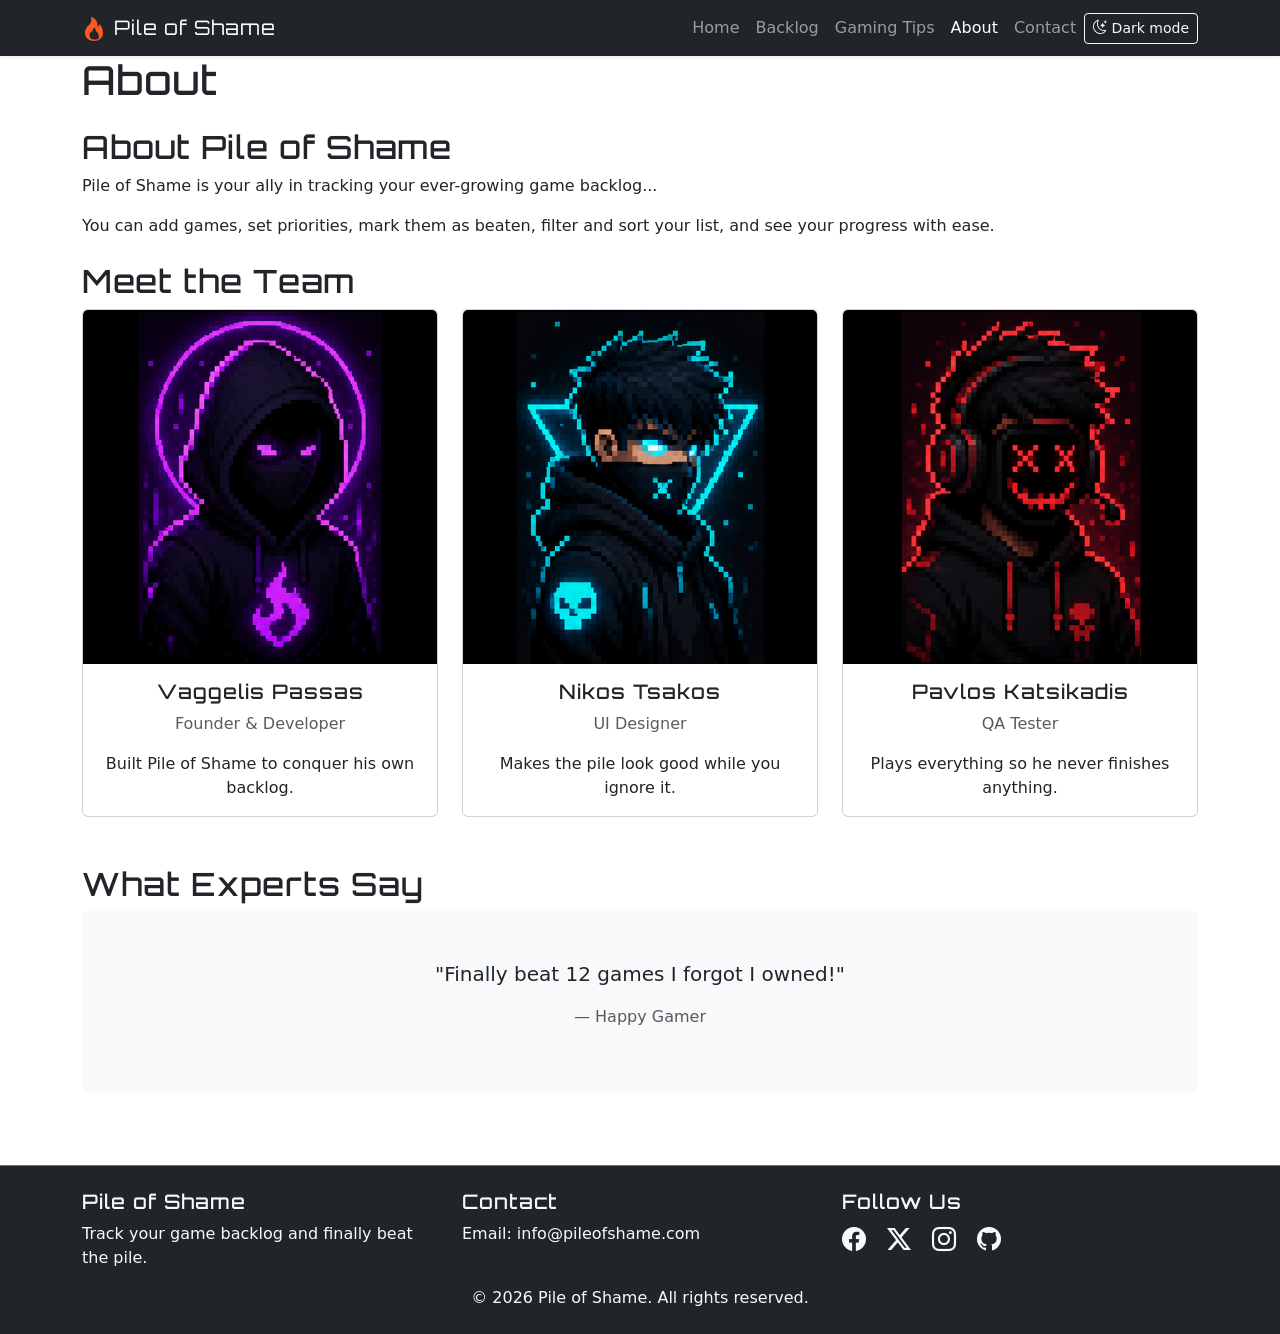
<file: about.html>
<!DOCTYPE html>
<html lang="en">

<head>
  <meta charset="UTF-8">
  <meta name="viewport" content="width=device-width, initial-scale=1.0">
  <meta name="description" content="About Pile of Shame and the team behind it">
  <title>About - Pile of Shame</title>
  <link rel="icon" href="img/favicon.svg" type="image/svg+xml">
  <!-- Bootstrap CSS-->
  <link href="https://cdn.jsdelivr.net/npm/bootstrap@5.3.3/dist/css/bootstrap.min.css" rel="stylesheet">
  <!-- bootstrap icons (for the footer social links) -->
  <link rel="stylesheet" href="https://cdn.jsdelivr.net/npm/bootstrap-icons@1.11.3/font/bootstrap-icons.min.css">
  <link rel="stylesheet" href="css/style.css">
  <script src="js/main.js" defer></script>
  <script src="js/about.js" defer></script>
  <!-- bootstrap js for the carousel-->
  <script src="https://cdn.jsdelivr.net/npm/bootstrap@5.3.3/dist/js/bootstrap.bundle.min.js" defer></script>
  
</head>

<body>
  <!-- main.js fills the header and footer (shared on every page) -->
  <header></header>
  <!-- main-->
  <main class="container">
    <h1>About</h1>

    <section class="my-4">
      <h2>About Pile of Shame</h2>
      <p>Pile of Shame is your ally in tracking your ever-growing game backlog...</p>
      <p>You can add games, set priorities, mark them as beaten, filter and sort your list, and see your progress
        with ease.</p>
    </section>

    <!-- team grid-->
    <section class="my-4">
      <h2>Meet the Team</h2>
      <div class="row" id="teamContainer">
        <!-- about.js fills this -->
      </div>
    </section>
    
    <!-- testimonials carousel -->
    <section class="my-4">
      <h2>What Experts Say</h2>

      <!-- first entry-->
      <div id="testimonialCarousel" class="carousel slide" data-bs-ride="carousel">
        <div class="carousel-inner">

          <div class="carousel-item active">
            <div class="text-center p-5 bg-body-tertiary rounded">
              <p class="lead">"Finally beat 12 games I forgot I owned!"</p>
              <p class="text-muted">— Happy Gamer</p>
            </div>
          </div>

          <!-- second entry-->
          <div class="carousel-item">
            <div class="text-center p-5 bg-body-tertiary rounded">
              <p class="lead">"My backlog has never been this organized."</p>
              <p class="text-muted">— Completionist Carl</p>
            </div>
          </div>

          <!-- third entry-->
          <div class="carousel-item">
            <div class="text-center p-5 bg-body-tertiary rounded">
              <p class="lead">"The progress chart keeps me motivated!"</p>
              <p class="text-muted">— Trophy Hunter</p>
            </div>
          </div>

        </div>

        <!-- left button-->
        <button class="carousel-control-prev" type="button" data-bs-target="#testimonialCarousel" data-bs-slide="prev">
          <span class="carousel-control-prev-icon"></span>
          <span class="visually-hidden">Previous</span>
        </button>

        <!-- right button-->
        <button class="carousel-control-next" type="button" data-bs-target="#testimonialCarousel" data-bs-slide="next">
          <span class="carousel-control-next-icon"></span>
          <span class="visually-hidden">Next</span>
        </button>

      </div>
    </section>


  </main>

  <footer></footer>
</body>

</html>
</file>
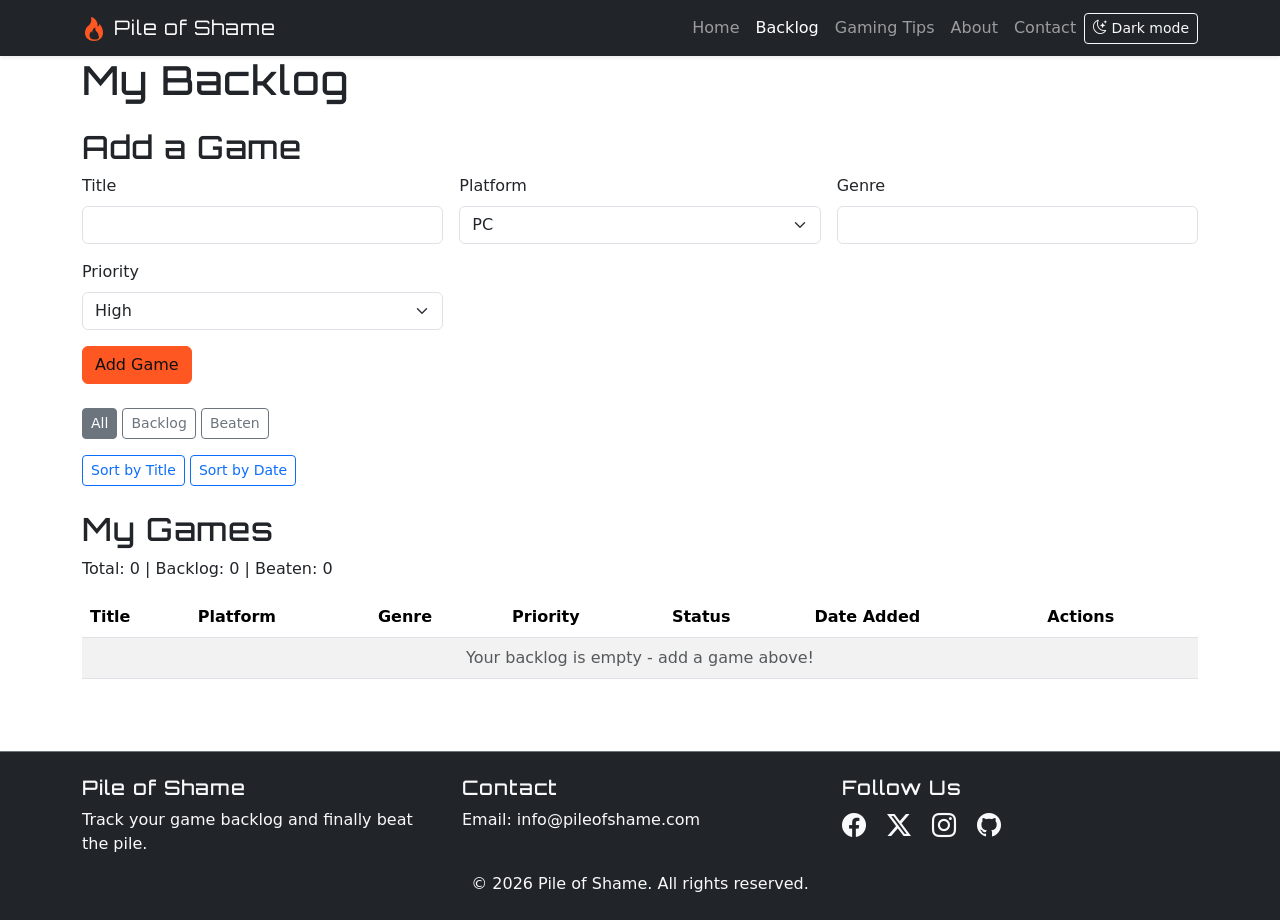
<file: backlog.html>
<!DOCTYPE html>
<html lang="en">

<head>
  <meta charset="UTF-8">
  <meta name="viewport" content="width=device-width, initial-scale=1.0">
  <meta name="description" content="Your game backlog - add games, set priorities and track what you have beaten">
  <title>Backlog - Pile of Shame</title>
  <link rel="icon" href="img/favicon.svg" type="image/svg+xml">
  <!-- Bootstrap CSS-->
  <link href="https://cdn.jsdelivr.net/npm/bootstrap@5.3.3/dist/css/bootstrap.min.css" rel="stylesheet">
  <!-- bootstrap icons (for the footer social links) -->
  <link rel="stylesheet" href="https://cdn.jsdelivr.net/npm/bootstrap-icons@1.11.3/font/bootstrap-icons.min.css">
  <link rel="stylesheet" href="css/style.css">
  <script src="js/main.js" defer></script>

  <script src="js/backlog.js" defer></script>
</head>

<body>
  <!-- main.js fills the header and footer (shared on every page) -->
  <header></header>

  <main class="container">
    <h1>My Backlog</h1>

    <!-- add-game form -->
    <section class="my-4">
      <h2>Add a Game</h2>

      <form id="gameForm" class="row g-3">
        <!-- text field -->
        <div class="col-md-4">
          <label for="title" class="form-label">Title</label>
          <input type="text" class="form-control" id="title" maxlength="60" required>
        </div>
        <!-- dropdown -->
        <div class="col-md-4">
          <label for="platform" class="form-label">Platform</label>
          <select class="form-select" id="platform">
            <option value="PC">PC</option>
            <option value="PlayStation">PlayStation</option>
            <option value="Xbox">Xbox</option>
            <option value="Switch">Switch</option>
            <option value="Other">Other</option>
          </select>
        </div>
        <!-- text field -->
        <div class="col-md-4">
          <label for="genre" class="form-label">Genre</label>
          <input type="text" class="form-control" id="genre" maxlength="40">
        </div>
        <!-- dropdown -->
        <div class="col-md-4">
          <label for="priority" class="form-label">Priority</label>
          <select class="form-select" id="priority">
            <option value="High">High</option>
            <option value="Medium">Medium</option>
            <option value="Low">Low</option>
          </select>
        </div>
        <!-- add game button -->
        <div class="col-12">
          <button type="submit" class="btn btn-primary" id="submitBtn">Add Game</button>
        </div>
      </form>
    </section>

    <!-- filter buttons-->
    <div class="mb-3">
      <button class="btn btn-outline-secondary btn-sm filter-btn active" data-filter="all">All</button>
      <button class="btn btn-outline-secondary btn-sm filter-btn" data-filter="Backlog">Backlog</button>
      <button class="btn btn-outline-secondary btn-sm filter-btn" data-filter="Beaten">Beaten</button>
    </div>

    <!-- sort buttons -->
    <button class="btn btn-outline-primary btn-sm sort-btn" data-sort="title">Sort by Title</button>
    <button class="btn btn-outline-primary btn-sm sort-btn" data-sort="date">Sort by Date</button>

    <!-- game table -->
    <section class="my-4">
      <h2>My Games</h2>
      <!-- counter-->
      <p>
        Total: <span id="totalCount">0</span> |
        Backlog: <span id="backlogCount">0</span> |
        Beaten: <span id="beatenCount">0</span>
      </p>

      <table class="table table-striped">
        <thead>
          <tr>
            <th>Title</th>
            <!-- these columns are hidden on small screens -->
            <th class="d-none d-md-table-cell">Platform</th>
            <th class="d-none d-md-table-cell">Genre</th>
            <th>Priority</th>
            <th>Status</th>
            <th class="d-none d-md-table-cell">Date Added</th>
            <th>Actions</th>
          </tr>
        </thead>
        <tbody id="gamesTableBody"></tbody>
      </table>
    </section>

  </main>

  <footer></footer>
</body>

</html>
</file>
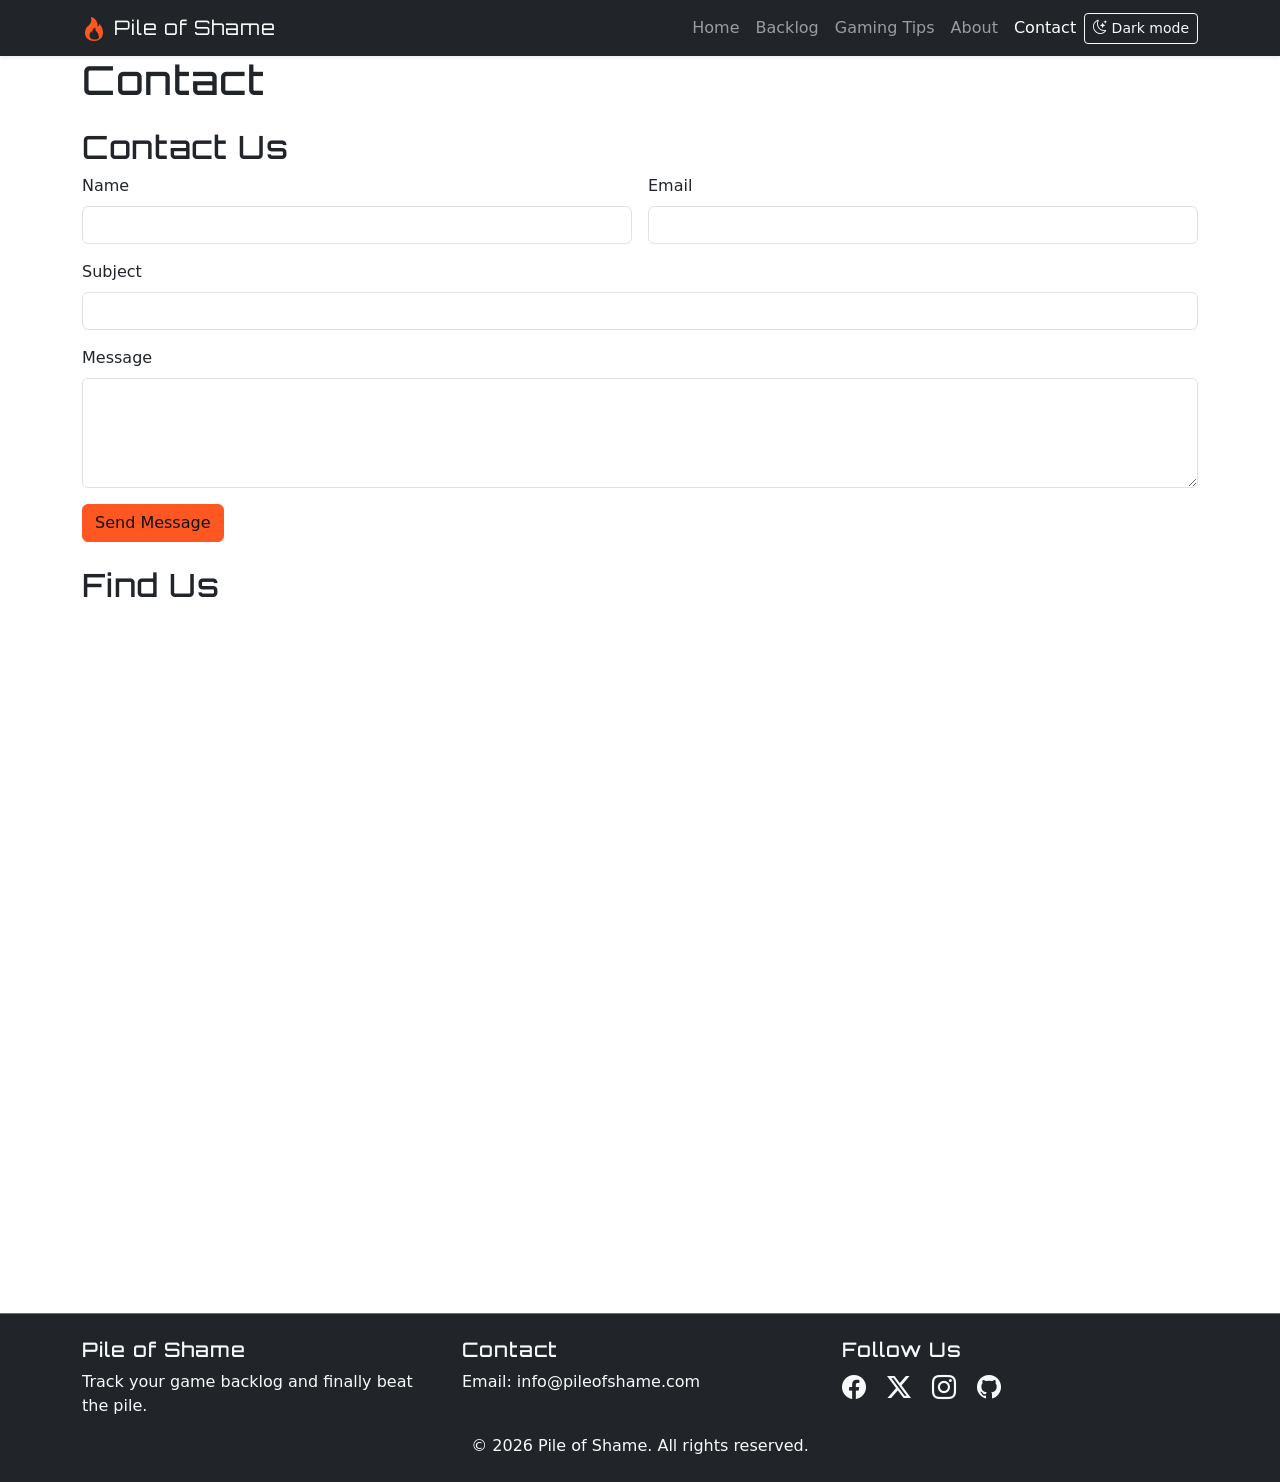
<file: contact.html>
<!DOCTYPE html>
<html lang="en">

<head>
  <meta charset="UTF-8">
  <meta name="viewport" content="width=device-width, initial-scale=1.0">
  <meta name="description" content="Contact the Pile of Shame team">
  <title>Contact - Pile of Shame</title>
  <link rel="icon" href="img/favicon.svg" type="image/svg+xml">
  <!-- Bootstrap CSS-->
  <link href="https://cdn.jsdelivr.net/npm/bootstrap@5.3.3/dist/css/bootstrap.min.css" rel="stylesheet">
  <link rel="stylesheet" href="css/style.css">
  <script src="js/main.js" defer></script>
  <!-- bootstrap js -->
  <script src="https://cdn.jsdelivr.net/npm/bootstrap@5.3.3/dist/js/bootstrap.bundle.min.js" defer></script>
  <script src="js/contact.js" defer></script>
  <!-- bootstrap icons for social links-->
  <link rel="stylesheet" href="https://cdn.jsdelivr.net/npm/bootstrap-icons@1.11.3/font/bootstrap-icons.min.css">
</head>

<body>
  <!-- main.js fills the header and footer (shared on every page) -->
  <header></header>

  <main class="container">
    <h1>Contact</h1>

    <!-- contact form (validation is done by the browser) -->
    <section class="my-4">
      <h2>Contact Us</h2>

      <form id="contactForm" class="row g-3">

        <div class="col-md-6">
          <label for="name" class="form-label">Name</label>
          <input type="text" class="form-control" id="name" maxlength="50" required>
        </div>

        <div class="col-md-6">
          <label for="email" class="form-label">Email</label>
          <input type="email" class="form-control" id="email" required>
        </div>

        <div class="col-12">
          <label for="subject" class="form-label">Subject</label>
          <input type="text" class="form-control" id="subject" maxlength="80" required>
        </div>

        <div class="col-12">
          <label for="message" class="form-label">Message</label>
          <textarea class="form-control" id="message" rows="4" maxlength="500" required></textarea>
        </div>

        <div class="col-12">
          <button type="submit" class="btn btn-primary">Send Message</button>
        </div>

      </form>
    </section>

    <!-- confirmation popup which is hidden until the form is submitted-->
    <div class="modal fade" id="confirmModal" tabindex="-1" aria-hidden="true">
      <div class="modal-dialog">
        <div class="modal-content">
          <div class="modal-header">
            <h5 class="modal-title">Message Sent ✅</h5>
            <button type="button" class="btn-close" data-bs-dismiss="modal" aria-label="Close"></button>
          </div>
          <div class="modal-body" id="confirmBody">
            <!-- contact.js fills this with the submitted details -->
          </div>
        </div>
      </div>
    </div>
    
    <!-- Google map-->
    <section class="my-4">
      <h2>Find Us</h2>
      <!-- ratio keeps the map responsive; border-0 removes the iframe border -->
      <div class="ratio ratio-16x9">
        <iframe src="https://maps.google.com/maps?q=The+American+College+of+Greece&output=embed" class="border-0"
          loading="lazy" title="Our location on Google Maps">
        </iframe>
      </div>
    </section>

  </main>
    
    <footer></footer>
    </body>
    
    </html>
</file>
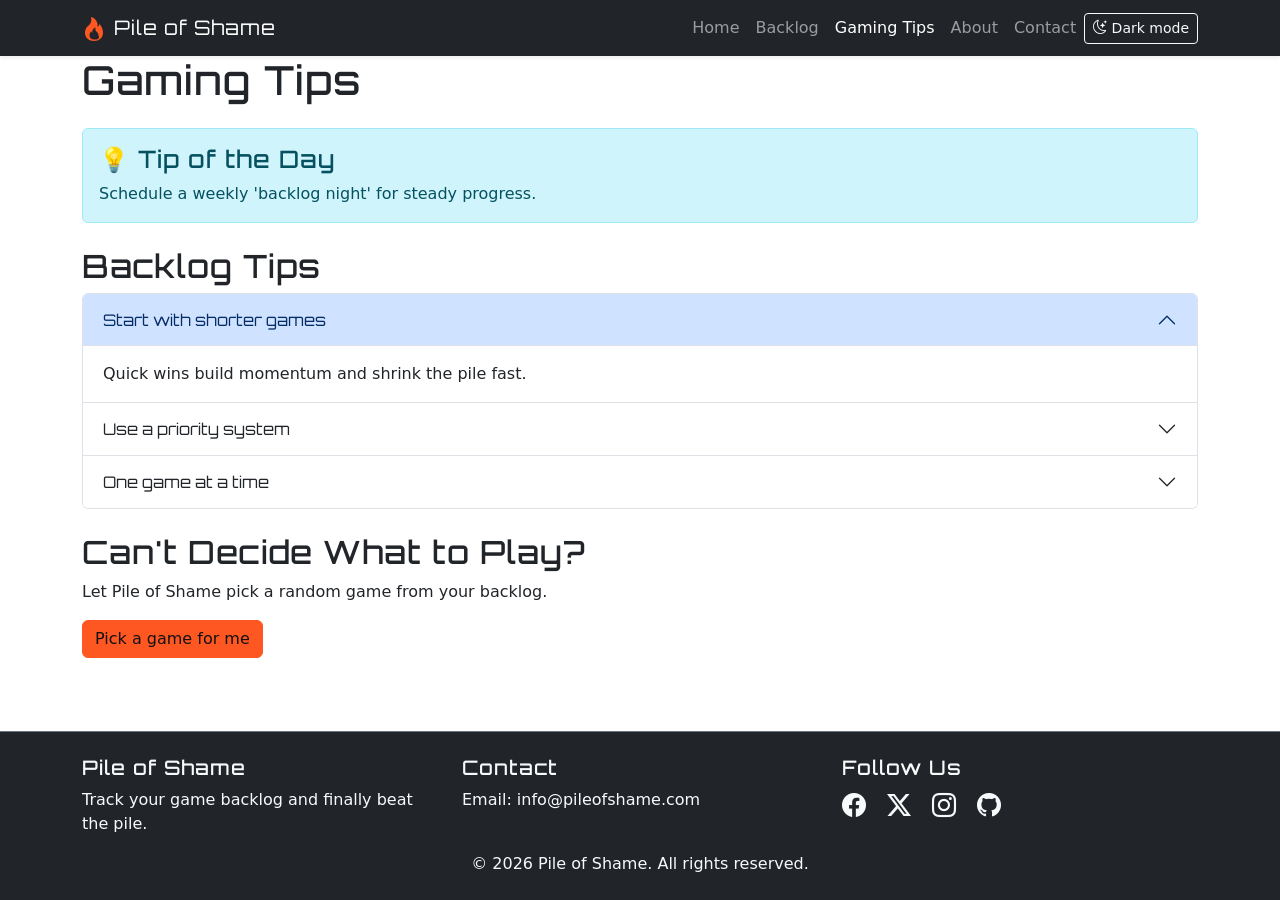
<file: tips.html>
<!DOCTYPE html>
<html lang="en">

<head>
  <meta charset="UTF-8">
  <meta name="viewport" content="width=device-width, initial-scale=1.0">
  <meta name="description" content="Gaming tips to help you finish your backlog faster">
  <title>Gaming Tips - Pile of Shame</title>
  <link rel="icon" href="img/favicon.svg" type="image/svg+xml">
  <!-- Bootstrap CSS-->
  <link href="https://cdn.jsdelivr.net/npm/bootstrap@5.3.3/dist/css/bootstrap.min.css" rel="stylesheet">
  <!-- bootstrap icons (for the footer social links) -->
  <link rel="stylesheet" href="https://cdn.jsdelivr.net/npm/bootstrap-icons@1.11.3/font/bootstrap-icons.min.css">
  <link rel="stylesheet" href="css/style.css">
  <script src="js/main.js" defer></script>
  <!-- bootstrap js -->
  <script src="https://cdn.jsdelivr.net/npm/bootstrap@5.3.3/dist/js/bootstrap.bundle.min.js" defer></script>
  <script src="js/tips.js" defer></script>
</head>

<body>
  <!-- main.js fills the header and footer (shared on every page) -->
  <header></header>
  <main class="container">
    <h1>Gaming Tips</h1>

    <!-- tip of the day-->
    <section class="my-4">
      <div class="alert alert-info" role="alert">
        <h2 class="alert-heading h4">💡 Tip of the Day</h2>
        <p class="mb-0" id="tipOfDay"></p>
      </div>
    </section>

    <!-- backlog tips accordion-->
    <section class="my-4">
      <h2>Backlog Tips</h2>
      <div class="accordion" id="tipsAccordion">
        <!-- tips.js fills this -->
      </div>
    </section>

    <!-- random picker -->
    <section class="my-4">
      <h2>Can't Decide What to Play?</h2>
      <p>Let Pile of Shame pick a random game from your backlog.</p>

      <button id="pickButton" class="btn btn-primary" type="button">Pick a game for me</button>

      <!-- the suggestion appears here -->
      <div id="pickResult" class="mt-3"></div>
    </section>

  </main>


  <footer></footer>
</body>

</html>
</file>
<file: css/style.css>
/* PileOfShame - custom styles (loaded after Bootstrap) */

/* @import must come first as it loads the Orbitron font for headings */
@import url("https://fonts.googleapis.com/css2?family=Orbitron:wght@500;700;900&display=swap");

:root {
  --ember: #ff5722;
  --ember-dark: #e64a19;
}

/* sticky footer */
body {
  min-height: 100vh;
  display: flex;
  flex-direction: column;
}

/* fill the space between the navbar and footer */
main {
  flex: 1;
}

/*  font for headings and the brand */
h1, h2, h3, h4, h5, h6,
.navbar-brand {
  font-family: "Orbitron", sans-serif;
  letter-spacing: 1px;
}

/* ember accent on primary buttons which overrides bootstrap's blue */
.btn-primary {
  --bs-btn-color: #111;
  --bs-btn-bg: var(--ember);
  --bs-btn-border-color: var(--ember);
  --bs-btn-hover-color: #111;
  --bs-btn-hover-bg: var(--ember-dark);
  --bs-btn-hover-border-color: var(--ember-dark);
  --bs-btn-active-color: #111;
  --bs-btn-active-bg: var(--ember-dark);
  --bs-btn-active-border-color: var(--ember-dark);
}

/* dark overlay stays over the image so the title stays readable */
.hero {
  background-color: #14110f;
  background-image: linear-gradient(rgba(10, 8, 6, 0.6), rgba(10, 8, 6, 0.8)), url("../img/hero.jpg");
  background-size: cover;
  background-position: center;
  color: #fff;
  border: 1px solid var(--ember);
}

/* glowing effect on hero title */
.hero-title {
  color: var(--ember);
  text-shadow: 0 0 14px rgba(255, 87, 34, 0.6);
}

/* Cards lift slightly on hover */
.card {
  transition: transform 0.15s ease;
}

.card:hover {
  transform: translateY(-4px);
}

/* Wrap long titles/genres inside table cells so they can't push the
   table wider than the screen (especially on phones). */
.table td {
  overflow-wrap: anywhere;
}
</file>
